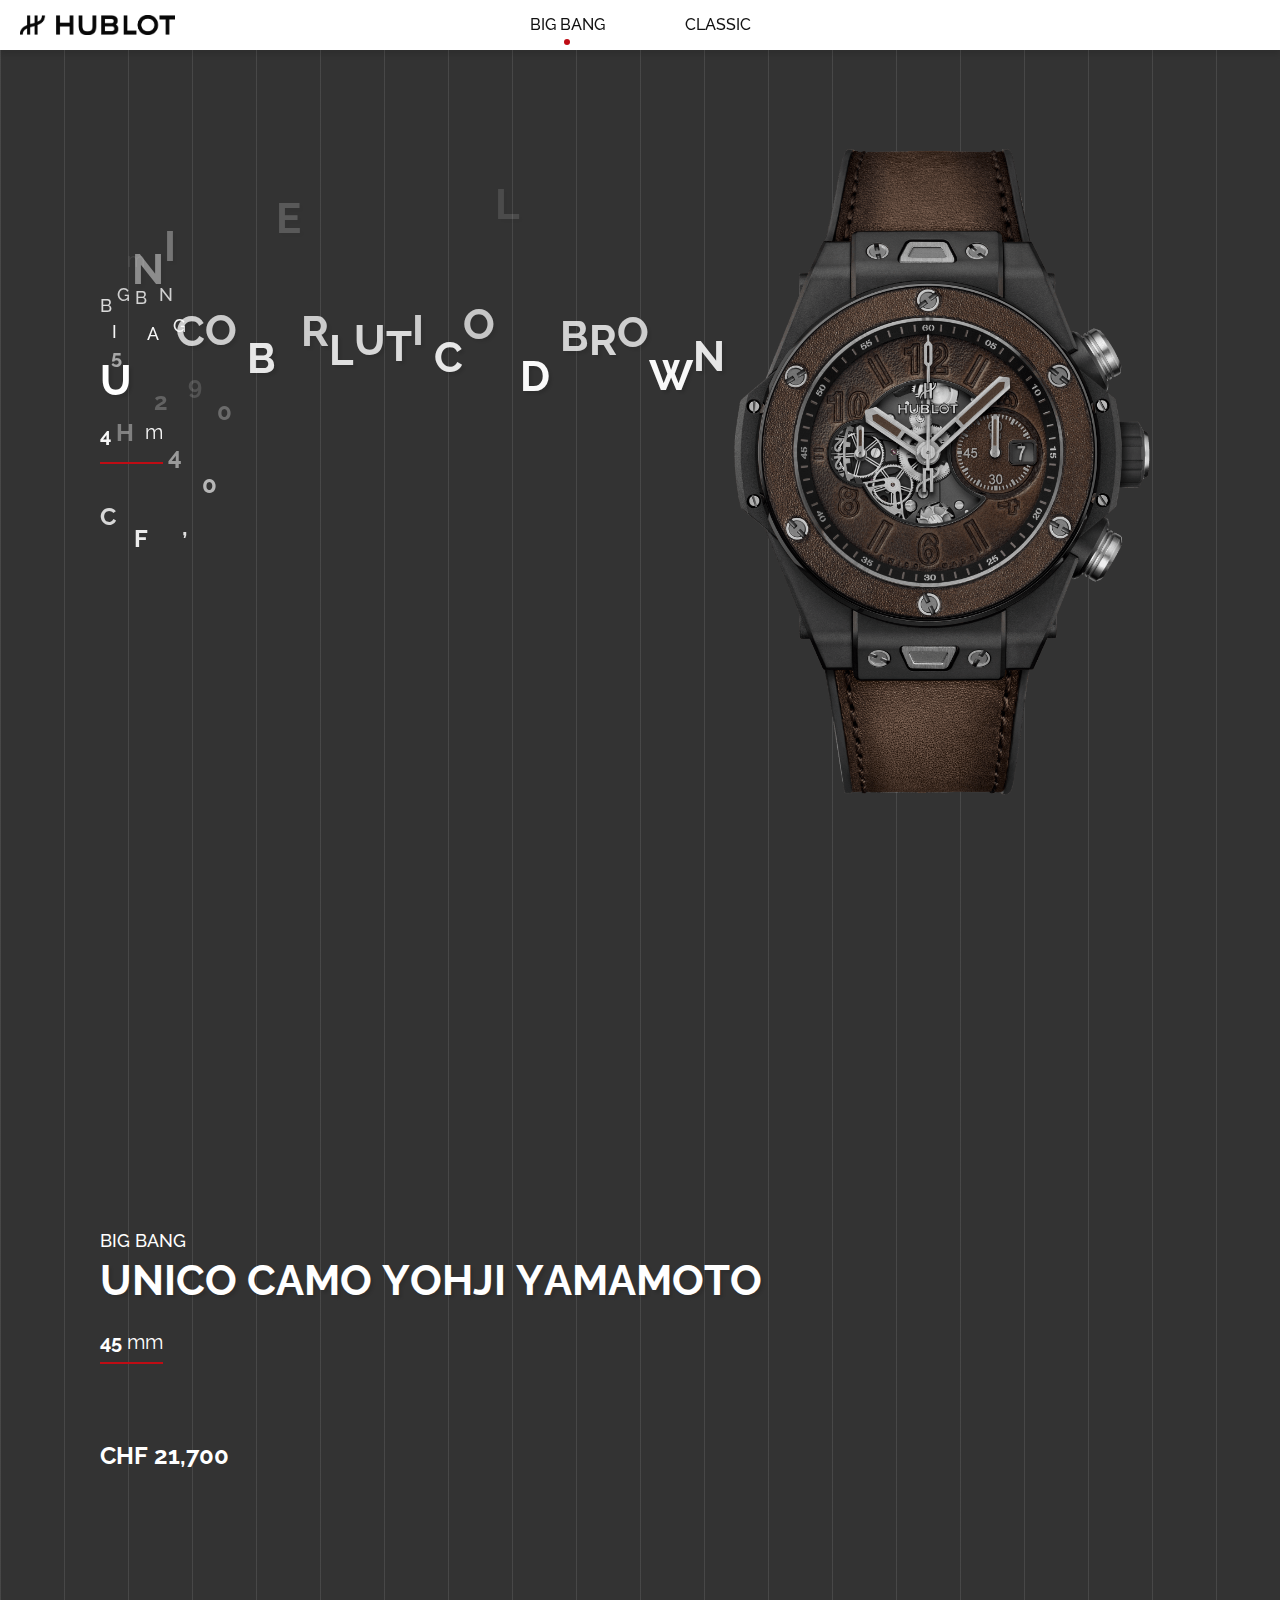
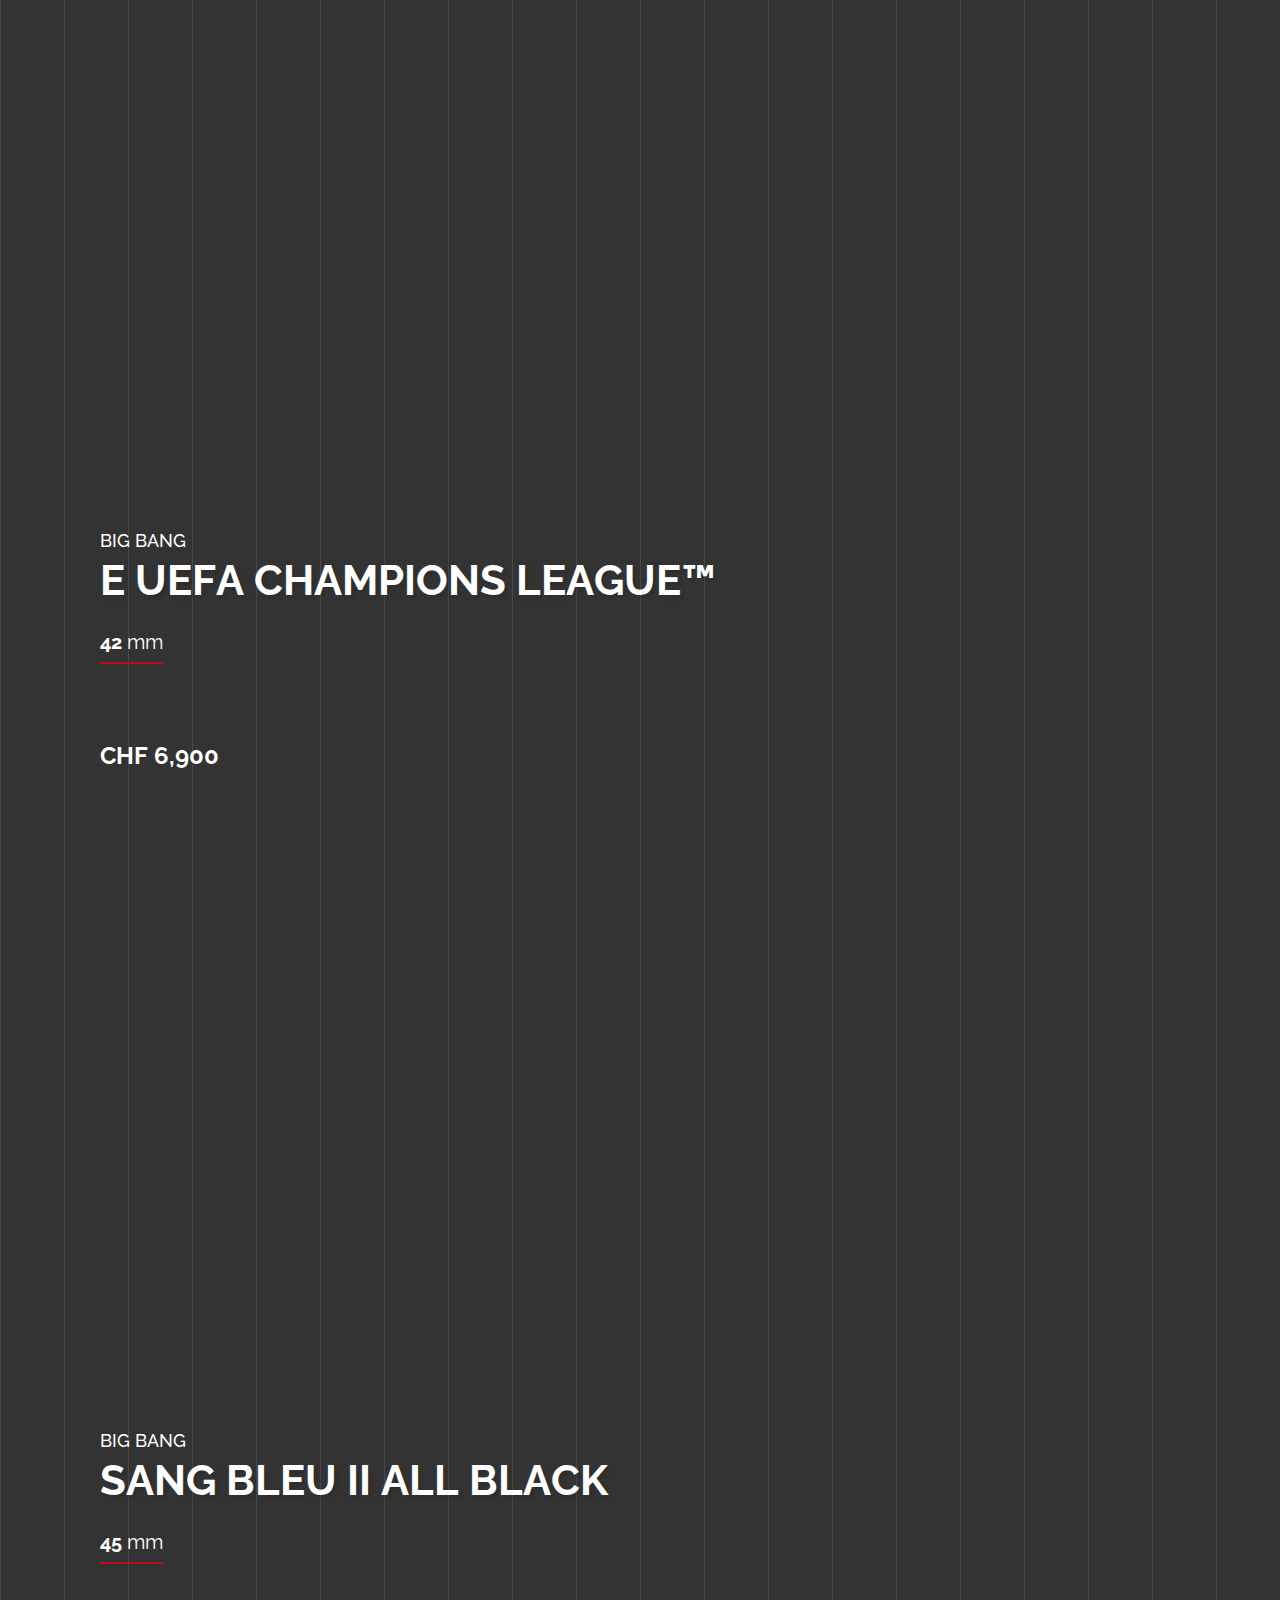
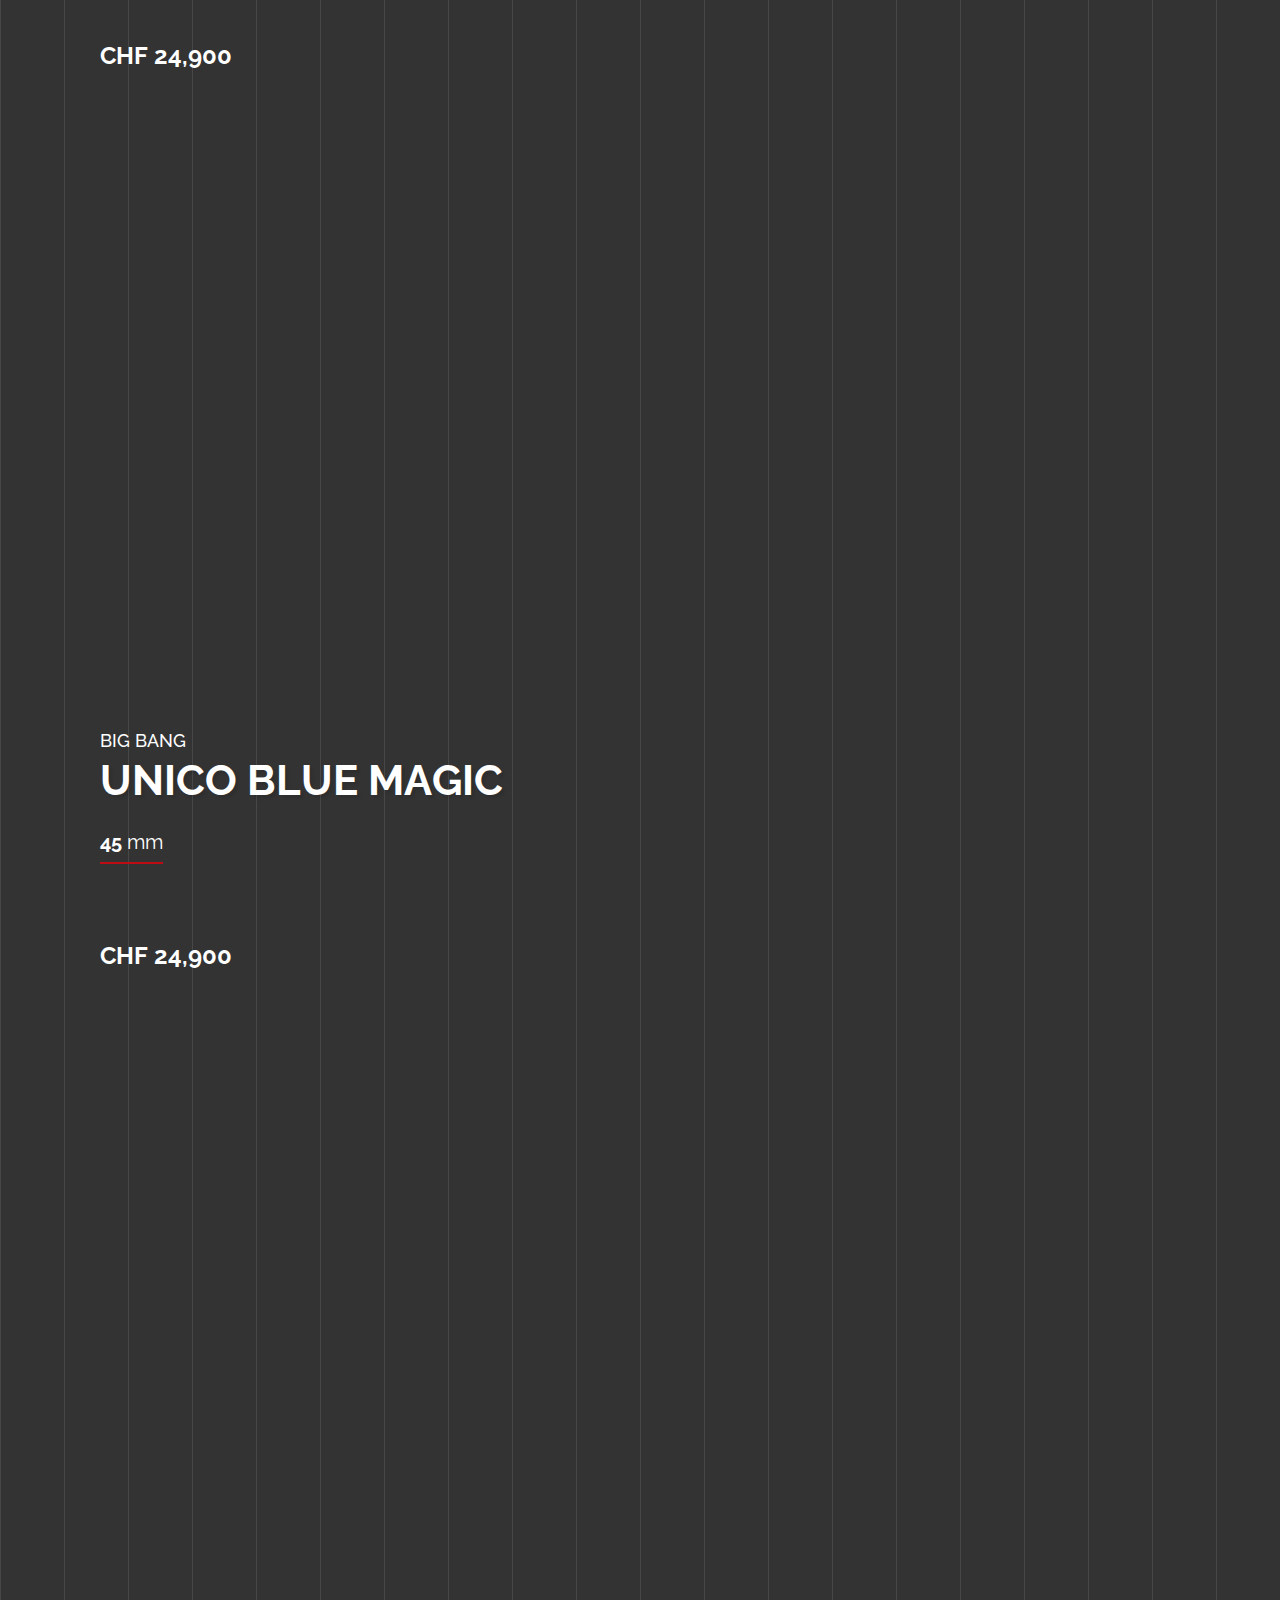
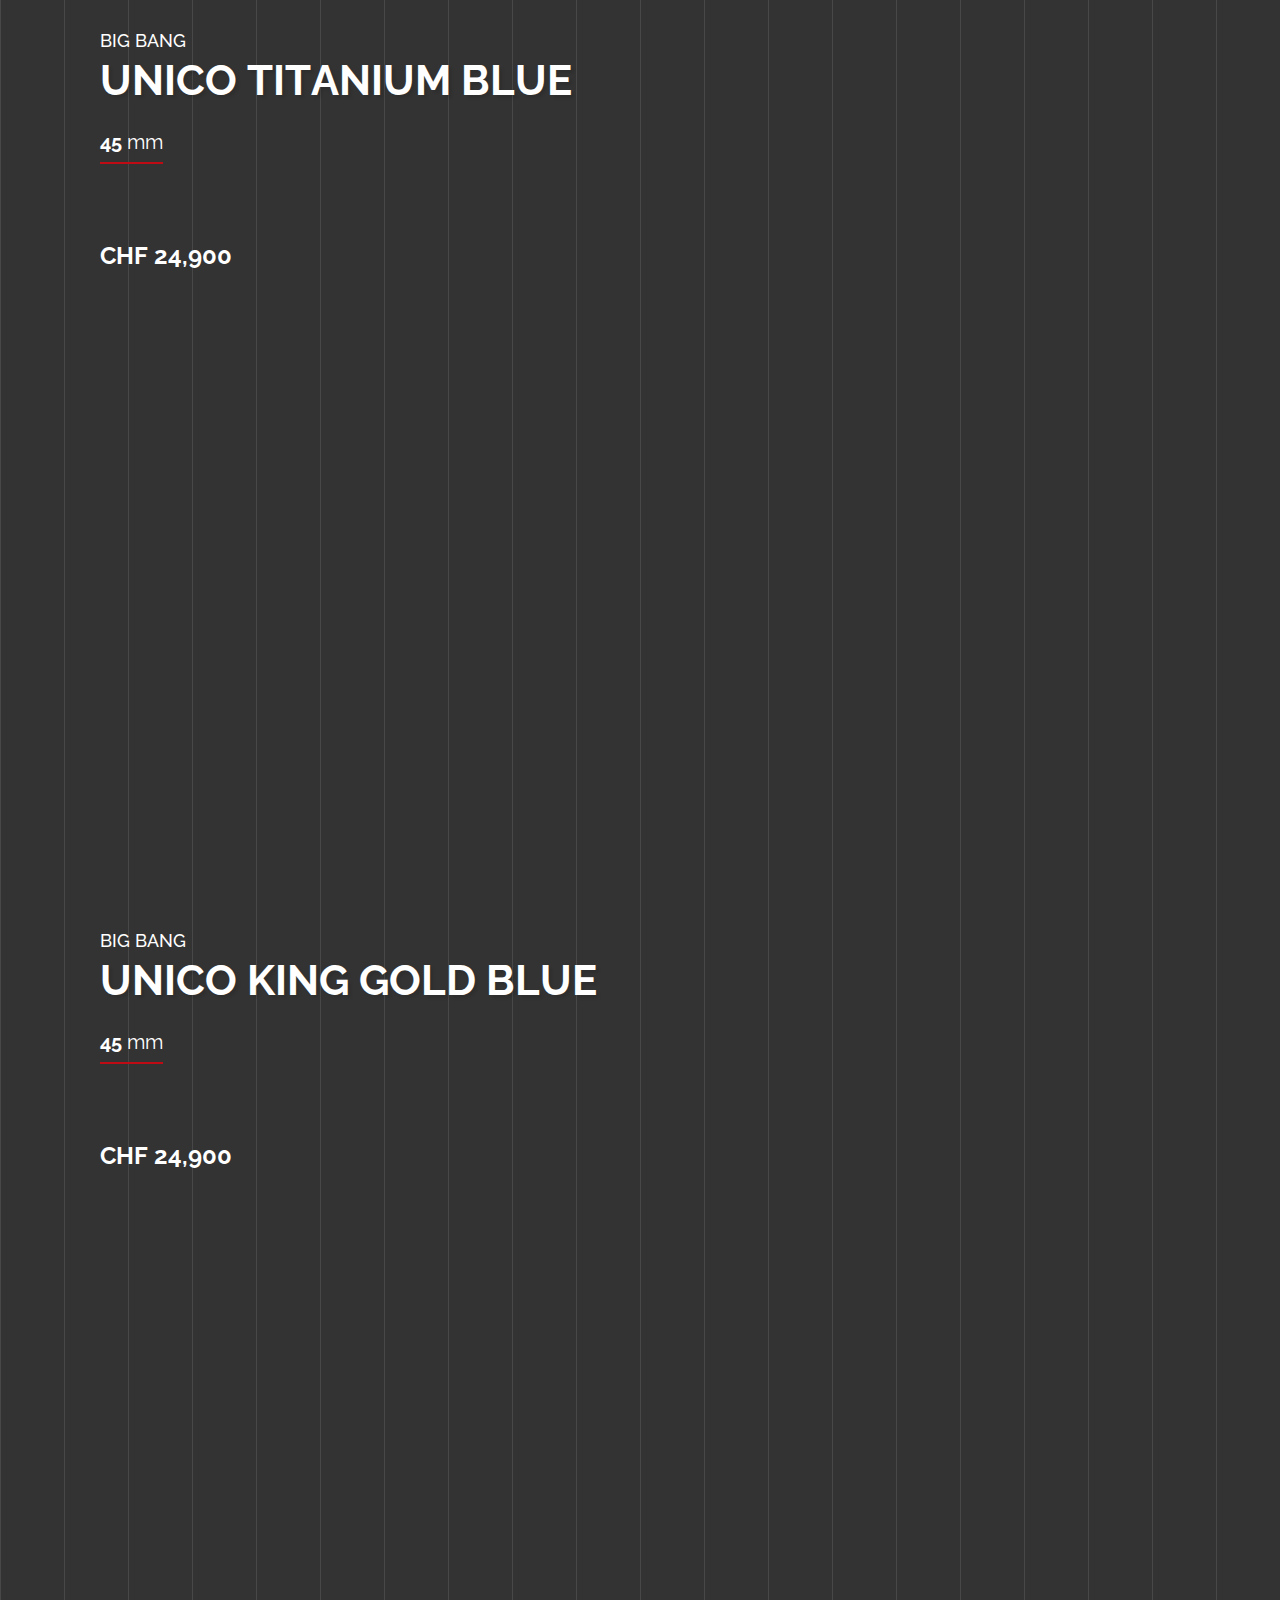
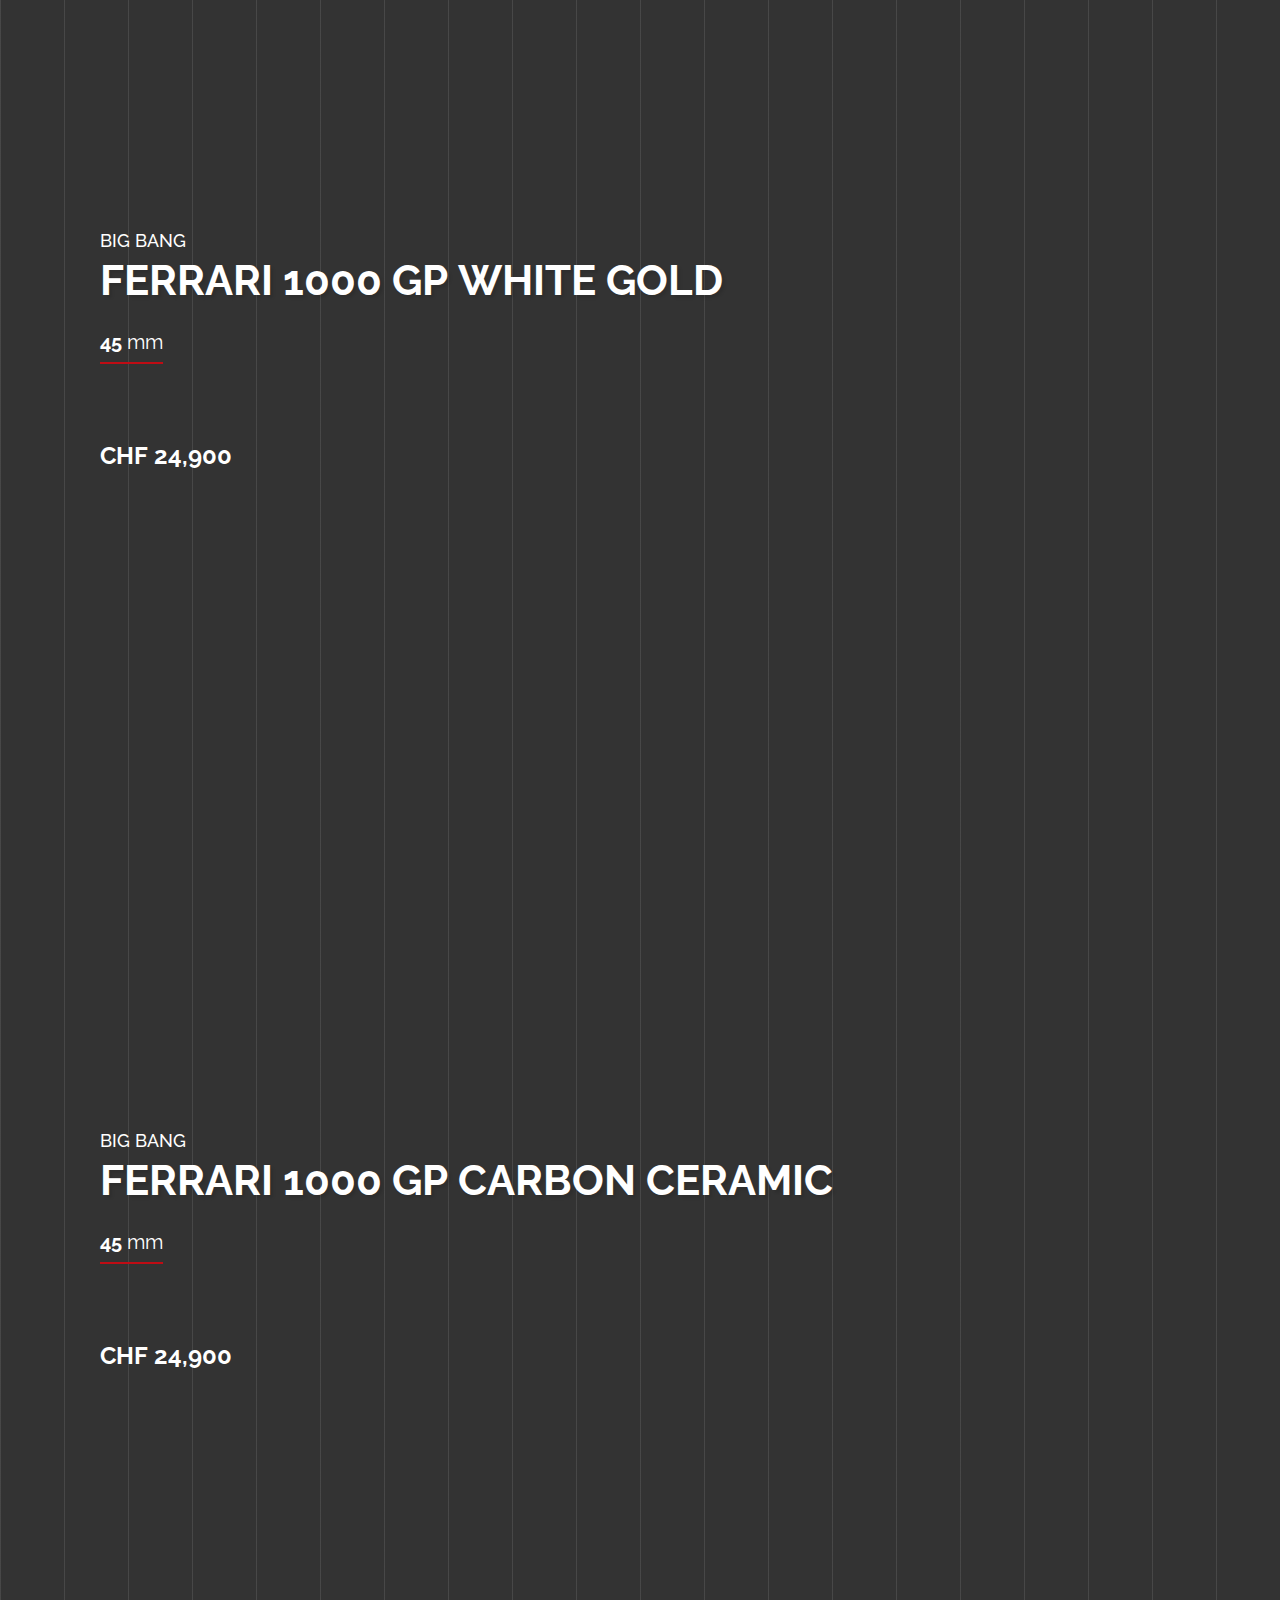
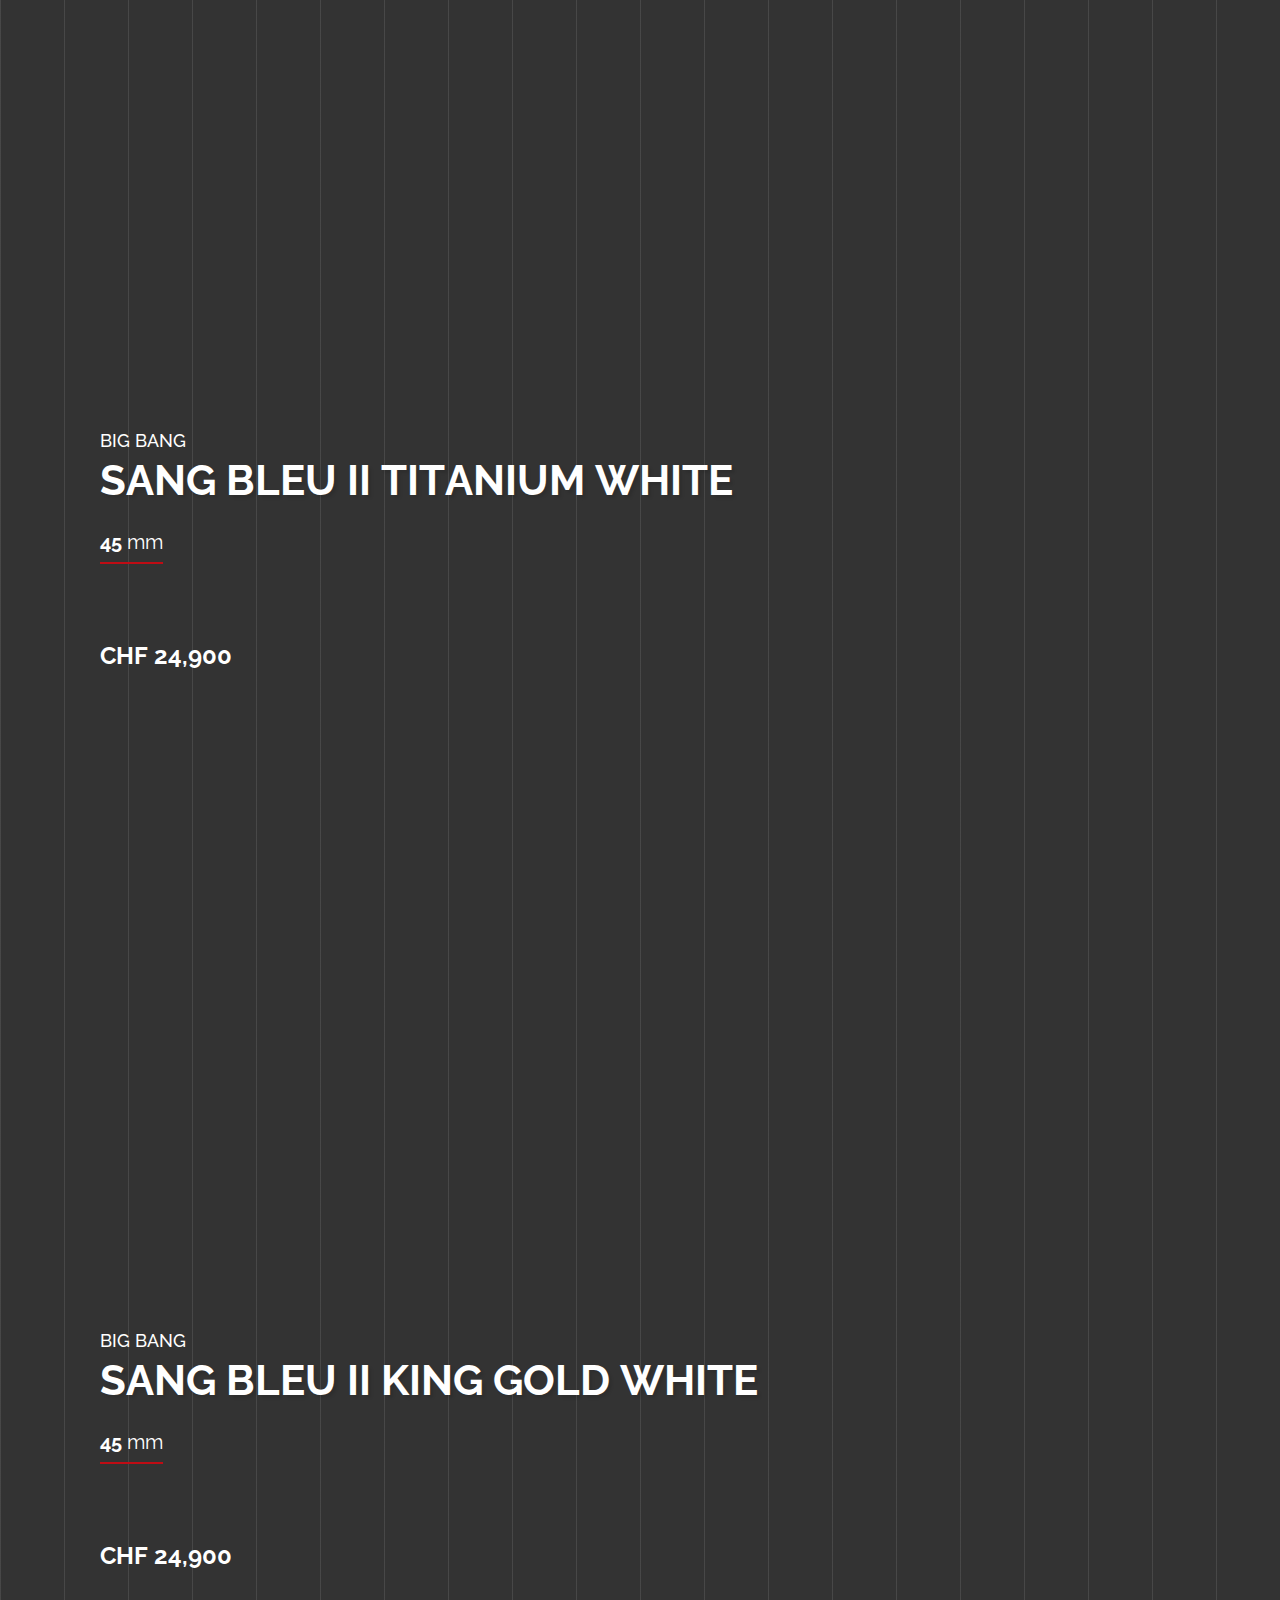
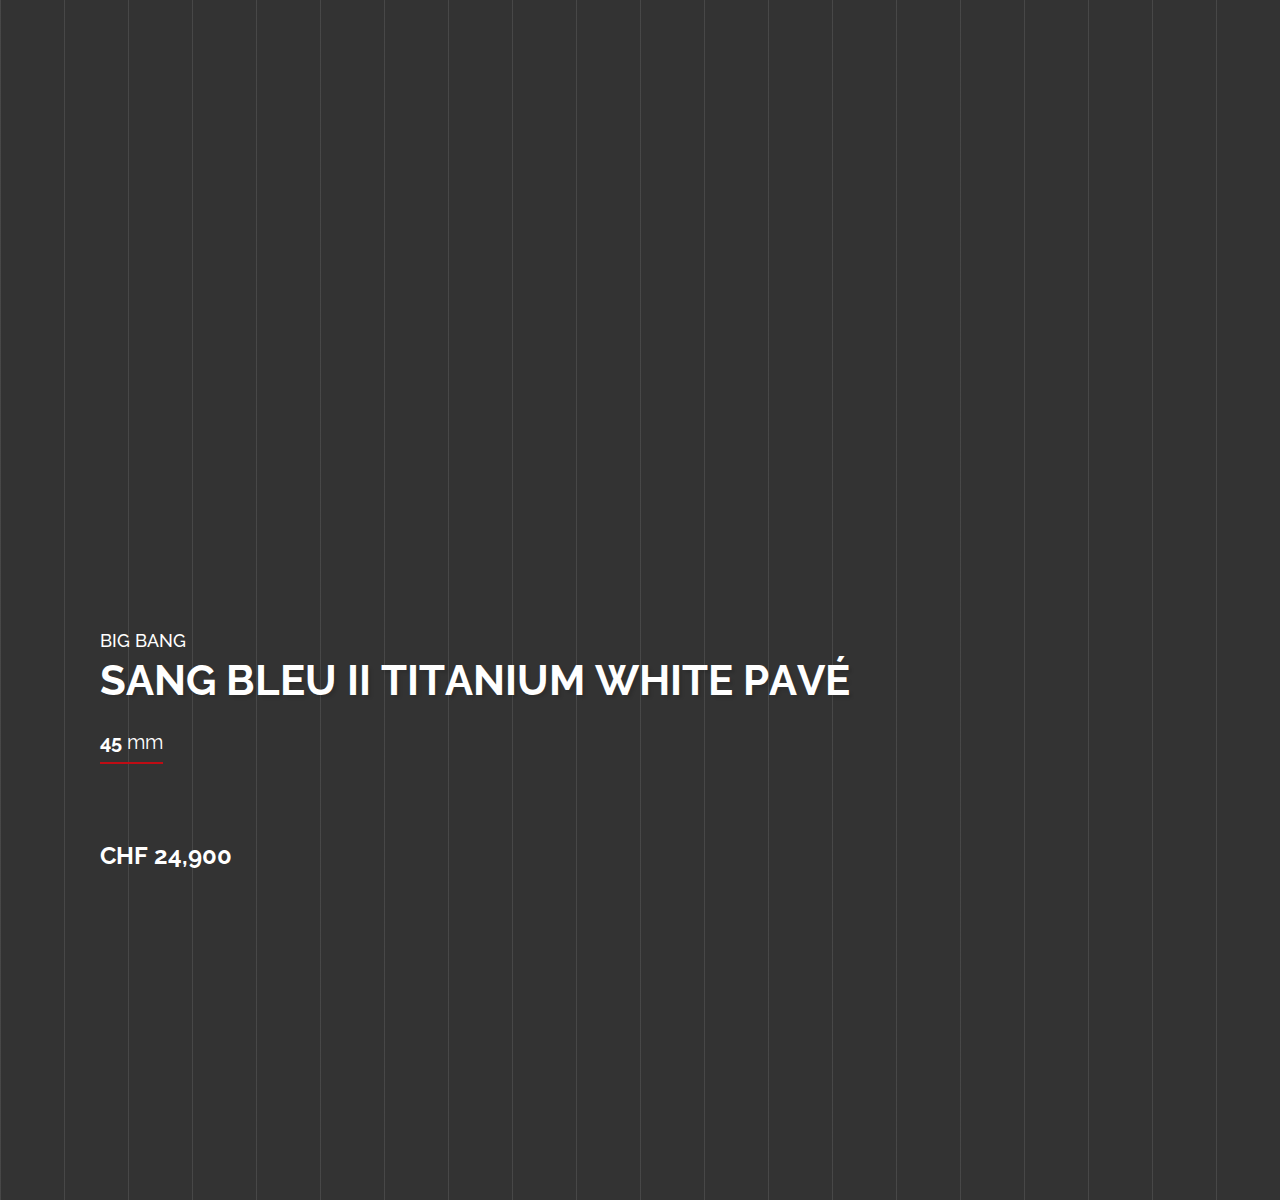
<file: html/index.html>
<!DOCTYPE html>
<html lang="ko">
    <head>
        <meta charset="UTF-8" />
        <meta http-equiv="X-UA-Compatible" content="IE=edge" />
        <meta name="viewport" content="width=device-width, initial-scale=1.0" />
        <title>HUBLOT</title>
        <link rel="preconnect" href="https://fonts.googleapis.com" />
        <link rel="preconnect" href="https://fonts.gstatic.com" crossorigin />
        <link href="https://fonts.googleapis.com/css2?family=Noto+Sans+KR:wght@100;300;400;500;700;900&family=Raleway:wght@100;200;300;400;500;600;700;800;900&display=swap" rel="stylesheet" />
        <link href="https://fonts.googleapis.com/icon?family=Material+Icons" rel="stylesheet" />
        <link rel="stylesheet" href="../css/reset.css" />
        <link rel="stylesheet" href="../css/common.css" />
        <link rel="stylesheet" href="../css/splitting.css" />
        <link rel="stylesheet" href="../css/swiper-bundle.css" />
        <link rel="stylesheet" href="../css/fullpage.css" />
        <link rel="stylesheet" href="../css/layout.css" />
        <link rel="stylesheet" href="../css/main.css" />
        <script src="../js/jquery-3.6.0.min.js"></script>
        <script src="../js/js.cookie.min.js"></script>
        <script src="../js/splitting.min.js"></script>
        <script src="../js/swiper-bundle.min.js"></script>
        <script src="../js/gsap/gsap.min.js"></script>
        <script src="../js/gsap/CSSRulePlugin.min.js"></script>
        <script src="../js/fullpage.min.js"></script>
        <script src="../js/fullpage.extensions.min.js"></script>
        <script src="../js/axios.min.js"></script>
        <script src="../js/main.js" defer></script>
    </head>
    <body>
        <header id="header">
            <h1 id="logo">
                <img src="../images/hublot02/logo.png" alt="" />
            </h1>
            <nav id="gnb">
                <ul>
                    <li data-json="../data/bigbang.json" class="selected"><a href="">BIG BANG</a></li>
                    <li data-json="../data/classic.json"><a href="" id="classic">CLASSIC</a></li>
                </ul>
            </nav>
        </header>
        <main id="main">
            <!-- <div class="section">
                <div class="info">
                    <p class="category">BIG BANG</p>
                    <h2 class="title">UNICO BERLUTI COLD BROWN</h2>
                    <p class="depth">45MM</p>
                    <p class="price">CHF 24,900</p>
                </div>
            </div> -->
        </main>
    </body>
</html>
</file>
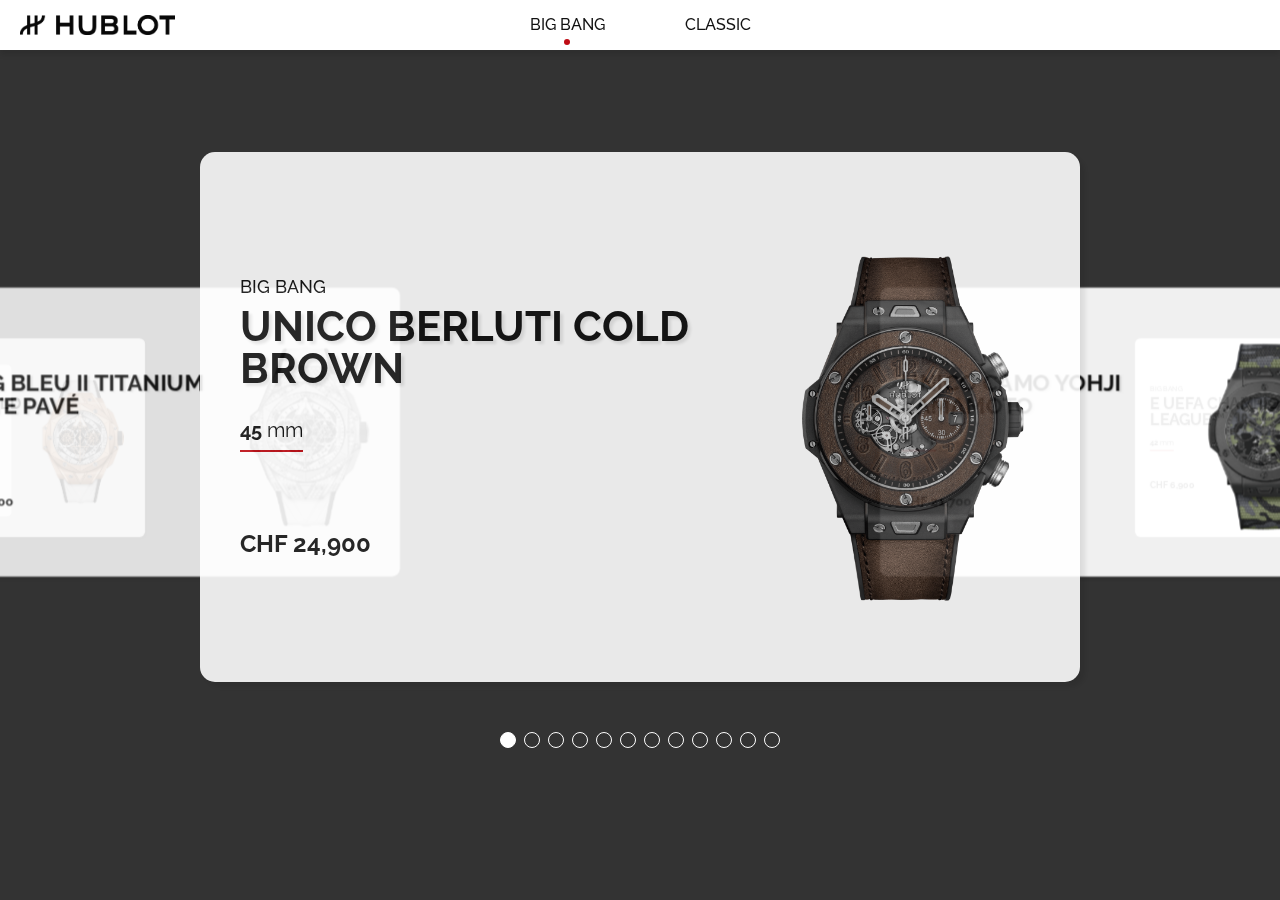
<file: html/index02.html>
<!DOCTYPE html>
<html lang="ko">
    <head>
        <meta charset="UTF-8" />
        <meta http-equiv="X-UA-Compatible" content="IE=edge" />
        <meta name="viewport" content="width=device-width, initial-scale=1.0" />
        <title>HUBLOT</title>
        <link rel="preconnect" href="https://fonts.googleapis.com" />
        <link rel="preconnect" href="https://fonts.gstatic.com" crossorigin />
        <link href="https://fonts.googleapis.com/css2?family=Noto+Sans+KR:wght@100;300;400;500;700;900&family=Raleway:wght@100;200;300;400;500;600;700;800;900&display=swap" rel="stylesheet" />
        <link href="https://fonts.googleapis.com/icon?family=Material+Icons" rel="stylesheet" />
        <link rel="stylesheet" href="../css/reset.css" />
        <link rel="stylesheet" href="../css/common.css" />
        <link rel="stylesheet" href="../css/splitting.css" />
        <link rel="stylesheet" href="../css/swiper-bundle.css" />
        <link rel="stylesheet" href="../css/fullpage.css" />
        <link rel="stylesheet" href="../css/layout.css" />
        <link rel="stylesheet" href="../css/main02.css" />
        <script src="../js/jquery-3.6.0.min.js"></script>
        <script src="../js/js.cookie.min.js"></script>
        <script src="../js/splitting.min.js"></script>
        <script src="../js/swiper-bundle.min.js"></script>
        <script src="../js/gsap/gsap.min.js"></script>
        <script src="../js/gsap/CSSRulePlugin.min.js"></script>
        <script src="../js/fullpage.min.js"></script>
        <script src="../js/fullpage.extensions.min.js"></script>
        <script src="../js/axios.min.js"></script>
        <script src="../js/main02.js" defer></script>
    </head>
    <body>
        <header id="header">
            <h1 id="logo">
                <img src="../images/hublot02/logo.png" alt="" />
            </h1>
            <nav id="gnb">
                <ul>
                    <li data-json="../data/bigbang.json" class="selected"><a href="">BIG BANG</a></li>
                    <li data-json="../data/classic.json"><a href="" id="classic">CLASSIC</a></li>
                </ul>
            </nav>
        </header>
        <main id="main">
            <!-- <div class="section">
                <div class="info">
                    <p class="category">BIG BANG</p>
                    <h2 class="title">UNICO BERLUTI COLD BROWN</h2>
                    <p class="depth">45MM</p>
                    <p class="price">CHF 24,900</p>
                </div>
            </div> -->
            <ul class="swiper-wrapper" id="clockList"></ul>
            <div class="pagination"></div>
        </main>
    </body>
</html>
</file>
<file: css/common.css>
.checkbox input { display: none; }

.checkbox input:checked ~ .label:before { background-color: #1dcb5d; border: none; content: "\2713"; color: #fff; text-shadow: 1px 1px 0px #107234,2px 2px 0px #107234,3px 3px 0px #107234,4px 4px 0px #107234,5px 5px 0px #107234,6px 6px 0px #107234,7px 7px 0px #107234,8px 8px 0px #107234,9px 9px 0px #107234,10px 10px 0px #107234;; }

.checkbox .label { display: -webkit-box; display: -ms-flexbox; display: flex; -webkit-box-align: center; -ms-flex-align: center; align-items: center; -webkit-user-select: none; -moz-user-select: none; -ms-user-select: none; user-select: none; }

.checkbox .label:before { content: ""; display: -webkit-box; display: -ms-flexbox; display: flex; -webkit-box-pack: center; -ms-flex-pack: center; justify-content: center; -webkit-box-align: center; -ms-flex-align: center; align-items: center; overflow: hidden; width: 24px; height: 24px; border: 2px solid #333; border-radius: 3px; margin-right: 6px; -webkit-box-sizing: border-box; box-sizing: border-box; }
</file>
<file: css/splitting.css>
/* Recommended styles for Splitting */
.splitting .word,
.splitting .char {
  display: inline-block;
}

/* Psuedo-element chars */
.splitting .char {
  position: relative;
}

/**
 * Populate the psuedo elements with the character to allow for expanded effects
 * Set to `display: none` by default; just add `display: block` when you want
 * to use the psuedo elements
 */
.splitting .char::before,
.splitting .char::after {
  content: attr(data-char);
  position: absolute;
  top: 0;
  left: 0;
  visibility: hidden;
  transition: inherit;
  user-select: none;
}

/* Expanded CSS Variables */

.splitting {
  /* The center word index */
  --word-center: calc((var(--word-total) - 1) / 2);

  /* The center character index */
  --char-center: calc((var(--char-total) - 1) / 2);

  /* The center character index */
  --line-center: calc((var(--line-total) - 1) / 2);
}

.splitting .word {
  /* Pecent (0-1) of the word's position */
  --word-percent: calc(var(--word-index) / var(--word-total));

  /* Pecent (0-1) of the line's position */
  --line-percent: calc(var(--line-index) / var(--line-total));
}

.splitting .char {
  /* Percent (0-1) of the char's position */
  --char-percent: calc(var(--char-index) / var(--char-total));

  /* Offset from center, positive & negative */
  --char-offset: calc(var(--char-index) - var(--char-center));

  /* Absolute distance from center, only positive */
  --distance: calc(
     (var(--char-offset) * var(--char-offset)) / var(--char-center)
  );

  /* Distance from center where -1 is the far left, 0 is center, 1 is far right */
  --distance-sine: calc(var(--char-offset) / var(--char-center));

  /* Distance from center where 1 is far left/far right, 0 is center */
  --distance-percent: calc((var(--distance) / var(--char-center)));
}
</file>
<file: css/fullpage.css>
/*!
 * fullPage 3.1.2
 * https://github.com/alvarotrigo/fullPage.js
 *
 * @license GPLv3 for open source use only
 * or Fullpage Commercial License for commercial use
 * http://alvarotrigo.com/fullPage/pricing/
 *
 * Copyright (C) 2018 http://alvarotrigo.com/fullPage - A project by Alvaro Trigo
 */
html.fp-enabled,
.fp-enabled body {
  margin: 0;
  padding: 0;
  overflow: hidden;

  /*Avoid flicker on slides transitions for mobile phones #336 */
  -webkit-tap-highlight-color: rgba(0, 0, 0, 0);
}
.fp-section {
  position: relative;
  -webkit-box-sizing: border-box; /* Safari<=5 Android<=3 */
  -moz-box-sizing: border-box; /* <=28 */
  box-sizing: border-box;
}
.fp-slide {
  float: left;
}
.fp-slide,
.fp-slidesContainer {
  height: 100%;
  display: block;
}
.fp-slides {
  z-index: 1;
  height: 100%;
  overflow: hidden;
  position: relative;
  -webkit-transition: all 0.3s ease-out; /* Safari<=6 Android<=4.3 */
  transition: all 0.3s ease-out;
}
.fp-section.fp-table,
.fp-slide.fp-table {
  display: table;
  table-layout: fixed;
  width: 100%;
}
.fp-tableCell {
  display: table-cell;
  vertical-align: middle;
  width: 100%;
  height: 100%;
}
.fp-slidesContainer {
  float: left;
  position: relative;
}
.fp-controlArrow {
  -webkit-user-select: none; /* webkit (safari, chrome) browsers */
  -moz-user-select: none; /* mozilla browsers */
  -khtml-user-select: none; /* webkit (konqueror) browsers */
  -ms-user-select: none; /* IE10+ */
  position: absolute;
  z-index: 4;
  top: 50%;
  cursor: pointer;
  width: 0;
  height: 0;
  border-style: solid;
  margin-top: -38px;
  -webkit-transform: translate3d(0, 0, 0);
  -ms-transform: translate3d(0, 0, 0);
  transform: translate3d(0, 0, 0);
}
.fp-controlArrow.fp-prev {
  left: 15px;
  width: 0;
  border-width: 38.5px 34px 38.5px 0;
  border-color: transparent #fff transparent transparent;
}
.fp-controlArrow.fp-next {
  right: 15px;
  border-width: 38.5px 0 38.5px 34px;
  border-color: transparent transparent transparent #fff;
}
.fp-scrollable {
  overflow: hidden;
  position: relative;
}
.fp-scroller {
  overflow: hidden;
}
.iScrollIndicator {
  border: 0 !important;
}
.fp-notransition {
  -webkit-transition: none !important;
  transition: none !important;
}
#fp-nav {
  position: fixed;
  z-index: 100;
  top: 50%;
  opacity: 1;
  transform: translateY(-50%);
  -ms-transform: translateY(-50%);
  -webkit-transform: translate3d(0, -50%, 0);
}
#fp-nav.fp-right {
  right: 50px;
}
#fp-nav.fp-left {
  left: 17px;
}
.fp-slidesNav {
  position: absolute;
  z-index: 4;
  opacity: 1;
  -webkit-transform: translate3d(0, 0, 0);
  -ms-transform: translate3d(0, 0, 0);
  transform: translate3d(0, 0, 0);
  left: 0 !important;
  right: 0;
  margin: 0 auto !important;
}
.fp-slidesNav.fp-bottom {
  bottom: 17px;
}
.fp-slidesNav.fp-top {
  top: 17px;
}
#fp-nav ul,
.fp-slidesNav ul {
  margin: 0;
  padding: 0;
}
#fp-nav ul li,
.fp-slidesNav ul li {
  display: block;
  width: 14px;
  height: 13px;
  margin: 7px;
  position: relative;
}
.fp-slidesNav ul li {
  display: inline-block;
}
#fp-nav ul li a,
.fp-slidesNav ul li a {
  display: block;
  position: relative;
  z-index: 1;
  width: 100%;
  height: 100%;
  cursor: pointer;
  text-decoration: none;
}
#fp-nav ul li a.active span,
.fp-slidesNav ul li a.active span,
#fp-nav ul li:hover a.active span,
.fp-slidesNav ul li:hover a.active span {
  height: 12px;
  width: 12px;
  margin: -6px 0 0 -6px;
  border-radius: 100%;
}
#fp-nav ul li a span,
.fp-slidesNav ul li a span {
  border-radius: 50%;
  position: absolute;
  z-index: 1;
  height: 4px;
  width: 4px;
  border: 0;
  background: #333;
  left: 50%;
  top: 50%;
  margin: -2px 0 0 -2px;
  -webkit-transition: all 0.1s ease-in-out;
  -moz-transition: all 0.1s ease-in-out;
  -o-transition: all 0.1s ease-in-out;
  transition: all 0.1s ease-in-out;
}
#fp-nav ul li:hover a span,
.fp-slidesNav ul li:hover a span {
  width: 10px;
  height: 10px;
  margin: -5px 0px 0px -5px;
}
#fp-nav ul li .fp-tooltip {
  position: absolute;
  top: -2px;
  color: #fff;
  font-size: 14px;
  font-family: arial, helvetica, sans-serif;
  white-space: nowrap;
  max-width: 220px;
  overflow: hidden;
  display: block;
  opacity: 0;
  width: 0;
  cursor: pointer;
}
#fp-nav ul li:hover .fp-tooltip,
#fp-nav.fp-show-active a.active + .fp-tooltip {
  -webkit-transition: opacity 0.2s ease-in;
  transition: opacity 0.2s ease-in;
  width: auto;
  opacity: 1;
}
#fp-nav ul li .fp-tooltip.fp-right {
  right: 20px;
}
#fp-nav ul li .fp-tooltip.fp-left {
  left: 20px;
}
.fp-auto-height.fp-section,
.fp-auto-height .fp-slide,
.fp-auto-height .fp-tableCell {
  height: auto !important;
}

.fp-responsive .fp-auto-height-responsive.fp-section,
.fp-responsive .fp-auto-height-responsive .fp-slide,
.fp-responsive .fp-auto-height-responsive .fp-tableCell {
  height: auto !important;
}

/*Only display content to screen readers*/
.fp-sr-only {
  position: absolute;
  width: 1px;
  height: 1px;
  padding: 0;
  overflow: hidden;
  clip: rect(0, 0, 0, 0);
  white-space: nowrap;
  border: 0;
}
</file>
<file: css/layout.css>
html { font-size: 10px; }

body { font-size: 1.6rem; font-family: "Raleway", "Noto Sans KR", sans-serif; background: repeating-linear-gradient(90deg, rgba(255, 255, 255, 0.1), rgba(255, 255, 255, 0.1) 1px, 0, transparent 5%) #333; color: #111; overflow-y: hidden !important; }

a { color: inherit; text-decoration: none; }

button { background: none; border: none; outline: none; }

img { vertical-align: top; }

.hidden { display: none; }

#header { position: fixed; width: 100%; height: 50px; background-color: #fff; -webkit-box-shadow: 0 5px 5px rgba(0, 0, 0, 0.1); box-shadow: 0 5px 5px rgba(0, 0, 0, 0.1); z-index: 99; }

#header #logo { position: absolute; height: 50px; padding: 15px 20px; }

#header #logo img { height: 20px; }

#header #gnb ul { display: -webkit-box; display: -ms-flexbox; display: flex; -webkit-box-pack: center; -ms-flex-pack: center; justify-content: center; }

#header #gnb ul li.selected a::after { opacity: 1; }

#header #gnb ul a { height: 50px; display: -webkit-box; display: -ms-flexbox; display: flex; -webkit-box-align: center; -ms-flex-align: center; align-items: center; font-weight: 500; padding: 0 40px; position: relative; }

#header #gnb ul a::after { content: ""; display: block; width: 6px; height: 6px; background-color: #bf0c14; border-radius: 100%; position: absolute; bottom: 5px; left: calc(50% - 3px); opacity: 0; -webkit-transition: 0.25s; transition: 0.25s; }
</file>
<file: css/main.css>
#main .section { background-repeat: no-repeat; background-position: right 100px top 50%; background-size: 500px; background-attachment: fixed; }

#main .section .info { padding-left: 100px; color: #fff; }

#main .section .info .category { font-size: 18px; font-weight: 500; margin-bottom: 10px; }

#main .section .info .title { font-size: 42px; font-weight: 700; margin-bottom: 30px; text-shadow: 3px 3px 3px rgba(0, 0, 0, 0.1); }

#main .section .info .depth { font-size: 20px; padding-bottom: 10px; margin-bottom: 80px; border-bottom: 2px solid #bf0c14; display: inline-block; }

#main .section .info .depth strong { font-weight: 700; }

#main .section .info .price { font-size: 24px; font-weight: 700; }
</file>
<file: css/main02.css>
#main { display: -webkit-box; display: -ms-flexbox; display: flex; -webkit-box-orient: vertical; -webkit-box-direction: normal; -ms-flex-direction: column; flex-direction: column; -webkit-box-pack: center; -ms-flex-pack: center; justify-content: center; -webkit-box-align: center; -ms-flex-align: center; align-items: center; overflow: hidden; position: fixed; height: 100%; width: 100%; }

#main .pagination { display: -webkit-box; display: -ms-flexbox; display: flex; -webkit-box-pack: center; -ms-flex-pack: center; justify-content: center; margin-top: 50px; }

#main .pagination .swiper-pagination-bullet { width: 14px; height: 14px; border: 1px solid #fff; opacity: 1; background-color: transparent; -webkit-transition: 0.25s; transition: 0.25s; }

#main .pagination .swiper-pagination-bullet-active { background-color: #fff; }

#main #clockList { height: auto; }

#main #clockList li { display: -webkit-box; display: -ms-flexbox; display: flex; border-radius: 15px; background-color: #fff; padding: 40px; -webkit-box-shadow: 5px 5px 5px rgba(0, 0, 0, 0.1); box-shadow: 5px 5px 5px rgba(0, 0, 0, 0.1); -webkit-box-align: center; -ms-flex-align: center; align-items: center; -webkit-box-pack: justify; -ms-flex-pack: justify; justify-content: space-between; width: 800px; height: 450px; }

#main #clockList li .info .category { font-size: 18px; font-weight: 500; margin-bottom: 10px; }

#main #clockList li .info .title { font-size: 42px; font-weight: 700; margin-bottom: 30px; text-shadow: 3px 3px 3px rgba(0, 0, 0, 0.1); }

#main #clockList li .info .depth { font-size: 20px; padding-bottom: 10px; margin-bottom: 80px; border-bottom: 2px solid #bf0c14; display: inline-block; }

#main #clockList li .info .depth strong { font-weight: 700; }

#main #clockList li .info .price { font-size: 24px; font-weight: 700; }

#main #clockList .img img { height: 400px; }
</file>
